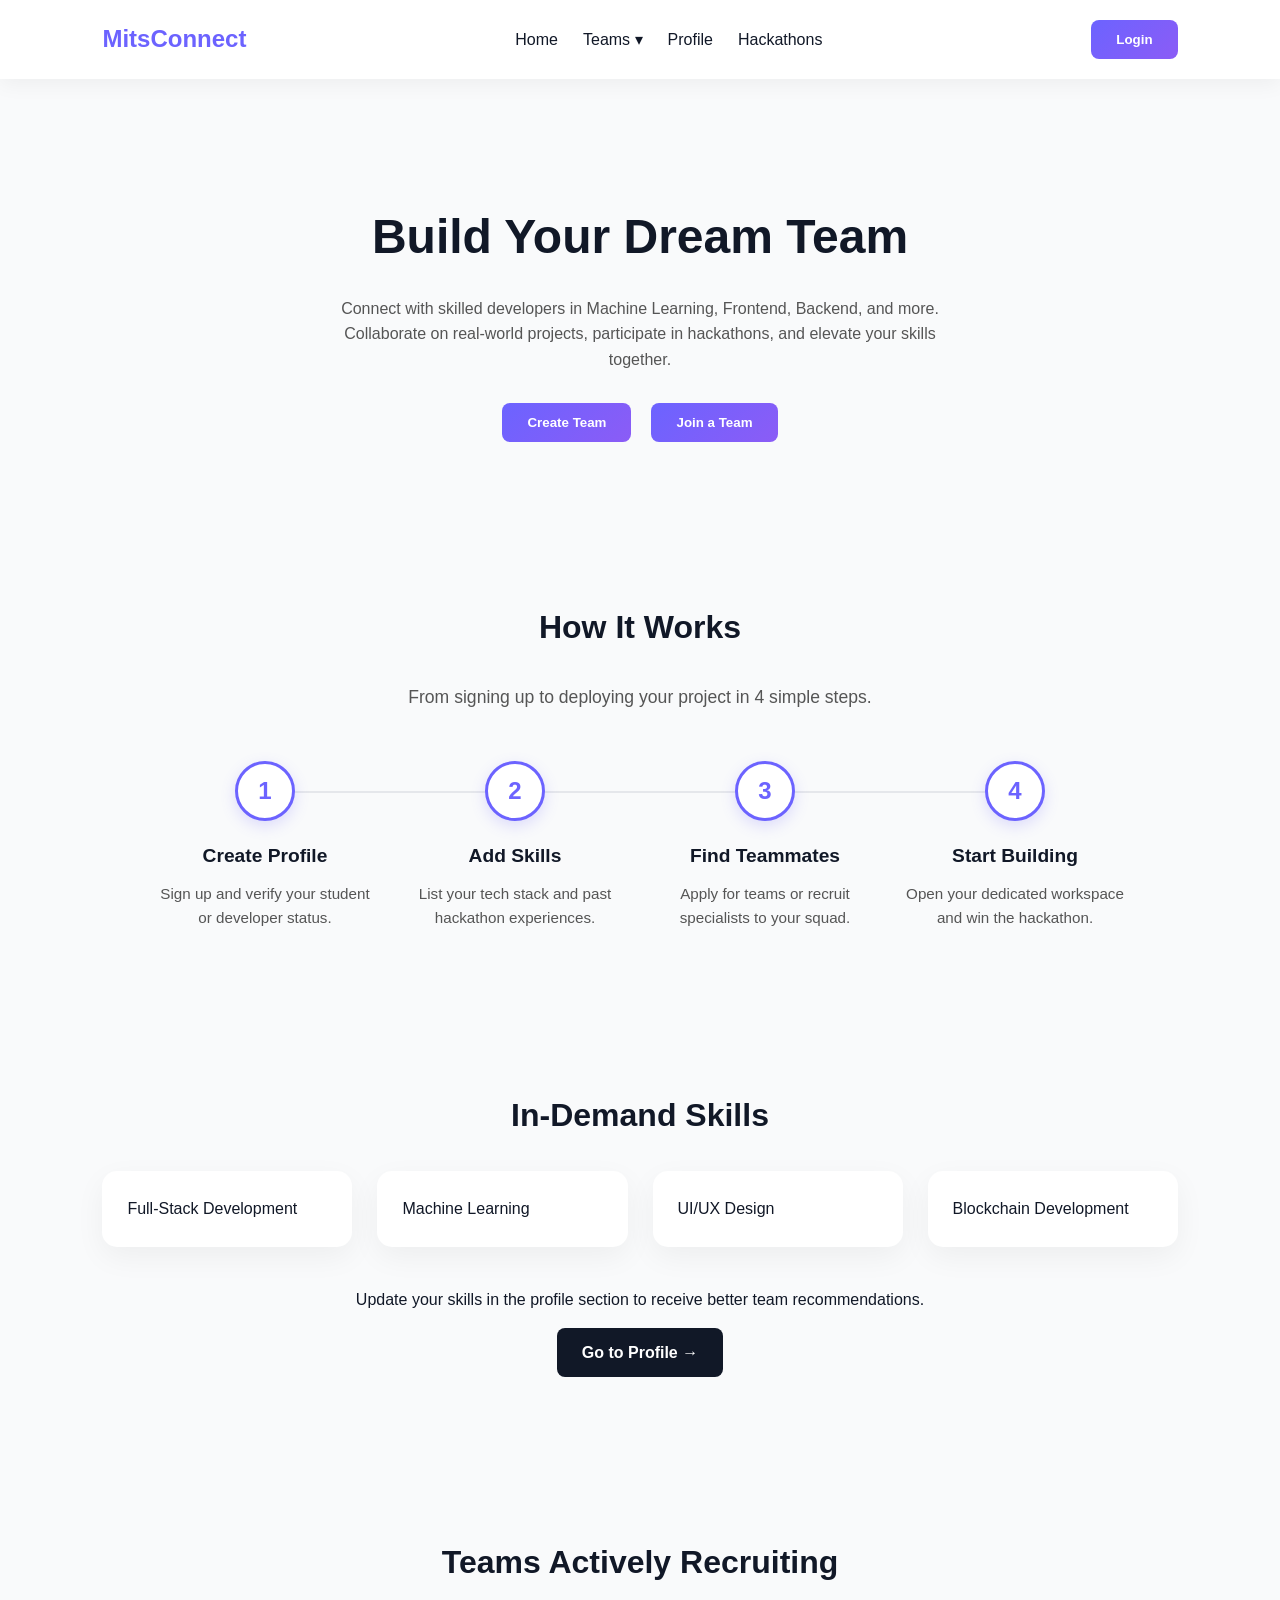
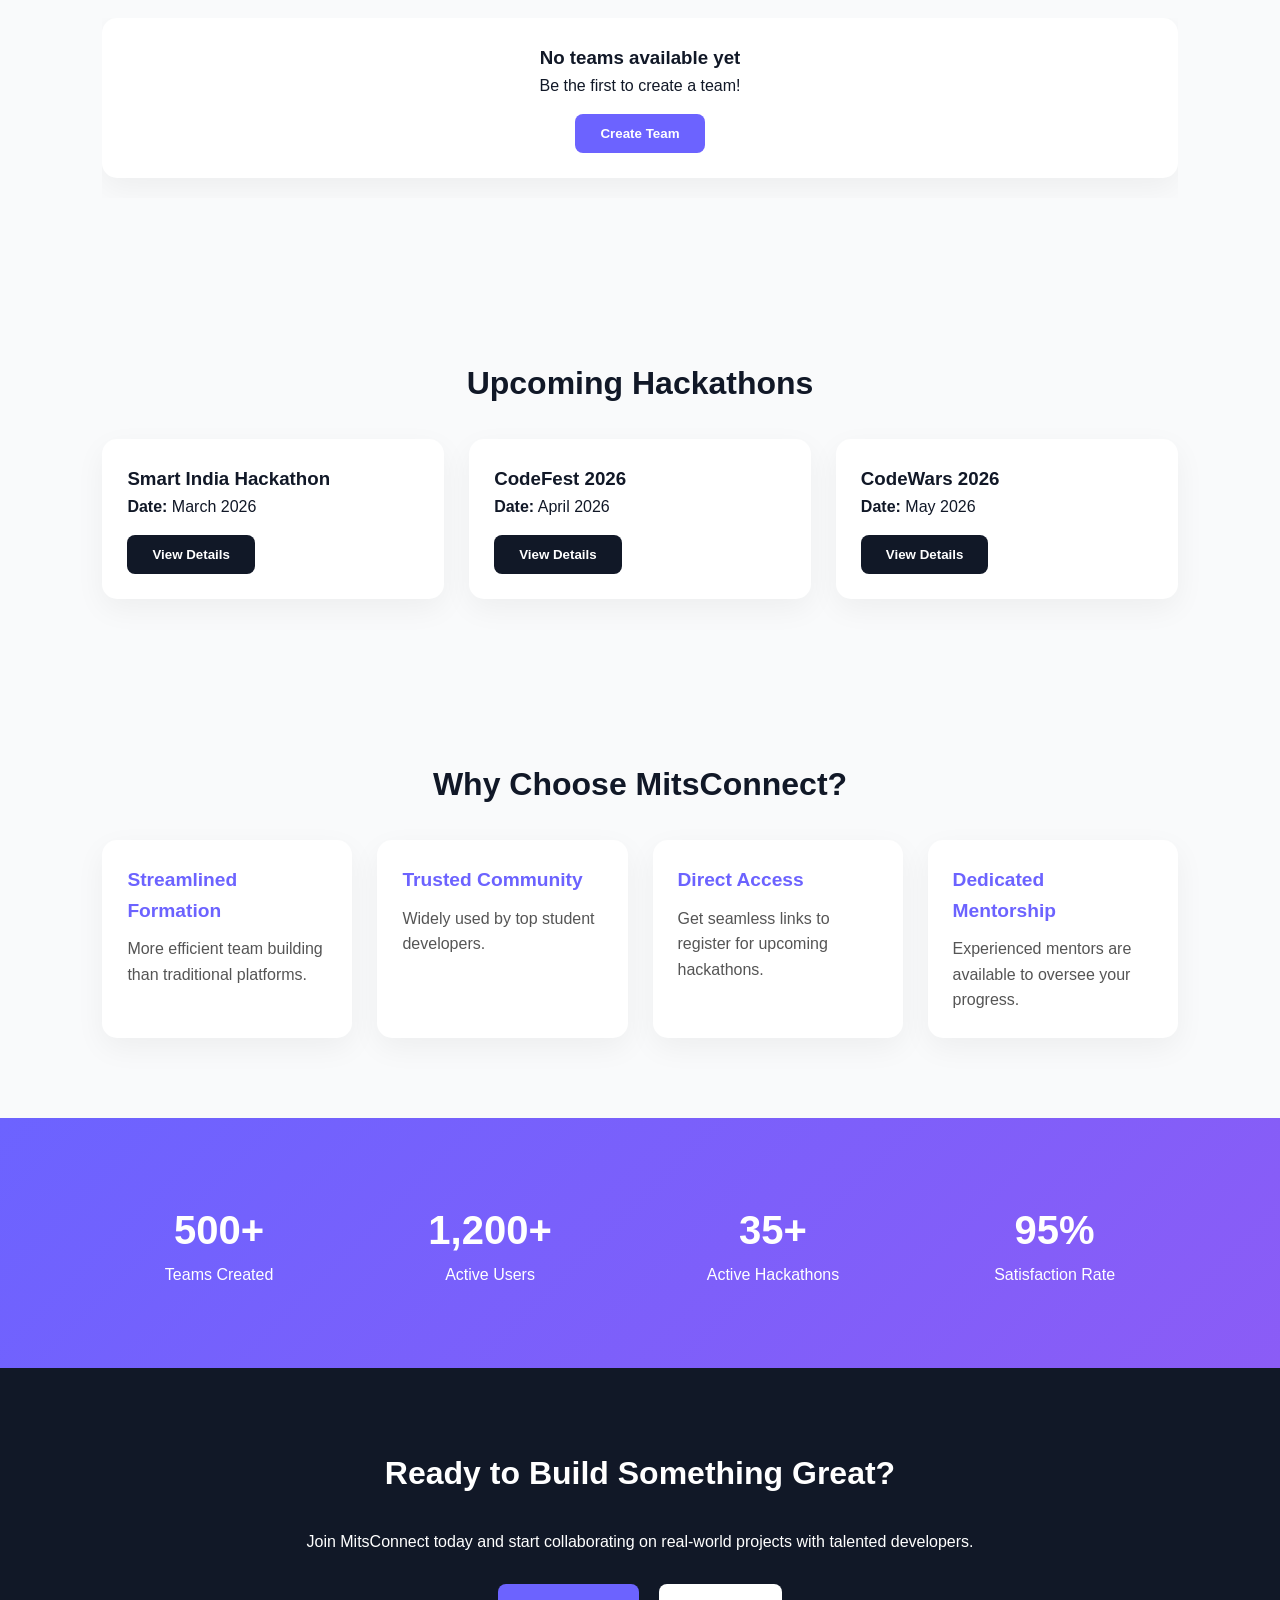
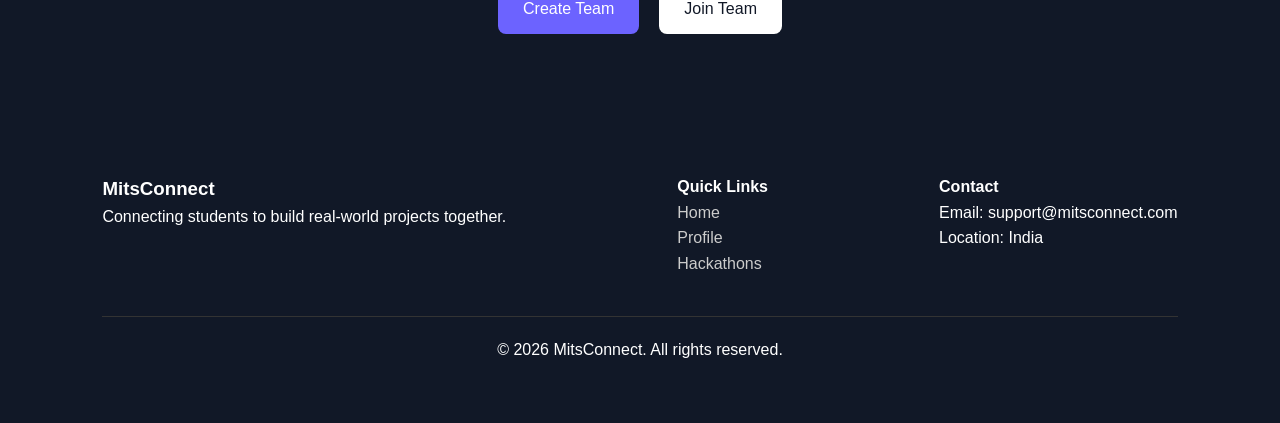
<file: index.html>
<!DOCTYPE html>
<html lang="en">

<head>
    <meta charset="UTF-8">
    <meta name="viewport" content="width=device-width, initial-scale=1.0">
    <meta name="description" content="MitsConnect - A platform to build your dream hackathon team, find skilled developers, and collaborate on real-world projects.">
    <title>MitsConnect | Build Your Dream Team</title>
    <link rel="stylesheet" href="style.css">
</head>

<body>
    <!-- Navbar Starts -->
    <nav class="navsection">
        <div class="logo"><a href="index.html" style="text-decoration: none; color: inherit;">MitsConnect</a></div>

        <div class="navbuttons">
            <a href="index.html">Home</a>
            <div class="dropdown">
                <span class="dropbtn">Teams ▾</span>
                <div class="dropdown-content">
                    <a href="teams.html">Create Team</a>
                    <a href="teams.html?tab=browse">Join Team</a>
                </div>
            </div>
            <a href="profile.html">Profile</a>
            <a href="hackathons.html">Hackathons</a>
        </div>

        <div class="button">
            <button onclick="window.location.href='login.html'">Login</button>
        </div>
    </nav>
    
    <!-- Hero Section Starts -->
    <main>
        <section class="hero slide-up">
            <h1>Build Your Dream Team</h1>
            <p>Connect with skilled developers in Machine Learning, Frontend, Backend, and more. Collaborate on real-world projects, participate in hackathons, and elevate your skills together.</p>

            <div class="hero-buttons">
                <button onclick="window.location.href='teams.html'">Create Team</button>
                <button onclick="window.location.href='teams.html?tab=browse'">Join a Team</button>
            </div>
        </section>

        <!-- Methodology Section -->
        <section class="method slide-up">
            <div class="method-header">
                <h2>How It Works</h2>
                <p>From signing up to deploying your project in 4 simple steps.</p>
            </div>
            
            <div class="steps-container">
        
                <div class="steps-line"></div>
                
                <div class="step-item">
                    <div class="step-circle">1</div>
                    <h3>Create Profile</h3>
                    <p>Sign up and verify your student or developer status.</p>
                </div>
                
                <div class="step-item">
                    <div class="step-circle">2</div>
                    <h3>Add Skills</h3>
                    <p>List your tech stack and past hackathon experiences.</p>
                </div>
                
                <div class="step-item">
                    <div class="step-circle">3</div>
                    <h3>Find Teammates</h3>
                    <p>Apply for teams or recruit specialists to your squad.</p>
                </div>
                
                <div class="step-item">
                    <div class="step-circle">4</div>
                    <h3>Start Building</h3>
                    <p>Open your dedicated workspace and win the hackathon.</p>
                </div>
            </div>
        </section>

        <!-- Skills Section -->
        <section class="skillset slide-up">
            <h2>In-Demand Skills</h2>
            <div class="skills-container">
                <div class="skill-card">Full-Stack Development</div>
                <div class="skill-card">Machine Learning</div>
                <div class="skill-card">UI/UX Design</div>
                <div class="skill-card">Blockchain Development</div>
            </div>
            <div class="profile-cta">
                <p>Update your skills in the profile section to receive better team recommendations.</p>
                <a href="profile.html" class="profilebtn">Go to Profile &rarr;</a>
            </div>
        </section>

        <!-- Teams Section -->
        <section class="teams slide-up">
            <h2>Teams Actively Recruiting</h2>
            <div class="teams-container" id="home-teams-list">
                <!-- Dynamically populated by home.js -->
            </div>
        </section>

        <!-- Hackathon Section -->
        <section class="hackaton-page slide-up">
            <h2>Upcoming Hackathons</h2>
            <div class="hack-container">
                <div class="hack-cards">
                    <h3>Smart India Hackathon</h3>
                    <p><strong>Date:</strong> March 2026</p>
                    <button onclick="window.location.href='hackathons.html'">View Details</button>
                </div>
                <div class="hack-cards">
                    <h3>CodeFest 2026</h3>
                    <p><strong>Date:</strong> April 2026</p>
                    <button onclick="window.location.href='hackathons.html'">View Details</button>
                </div>
                <div class="hack-cards">
                    <h3>CodeWars 2026</h3>
                    <p><strong>Date:</strong> May 2026</p>
                    <button onclick="window.location.href='hackathons.html'">View Details</button>
                </div>
            </div>
        </section>

        <!-- Why Choose Us Page -->
        <section class="choose slide-up">
            <h2>Why Choose MitsConnect?</h2>
            <div class="choose-container">
                <div class="choose-box">
                    <h3>Streamlined Formation</h3>
                    <p>More efficient team building than traditional platforms.</p>
                </div>
                <div class="choose-box">
                    <h3>Trusted Community</h3>
                    <p>Widely used by top student developers.</p>
                </div>
                <div class="choose-box">
                    <h3>Direct Access</h3>
                    <p>Get seamless links to register for upcoming hackathons.</p>
                </div>
                <div class="choose-box">
                    <h3>Dedicated Mentorship</h3>
                    <p>Experienced mentors are available to oversee your progress.</p>
                </div>
            </div>
        </section>

        <!-- Stats Section -->
        <section class="stats fade-in">
            <div class="stat-container">
                <div class="stat-item">
                    <h3>500+</h3>
                    <p>Teams Created</p>
                </div>
                <div class="stat-item">
                    <h3>1,200+</h3>
                    <p>Active Users</p>
                </div>
                <div class="stat-item">
                    <h3>35+</h3>
                    <p>Active Hackathons</p>
                </div>
                <div class="stat-item">
                    <h3>95%</h3>
                    <p>Satisfaction Rate</p>
                </div>
            </div>
        </section>

        <!-- CTA Section -->
        <section class="cta fade-in">
            <h2>Ready to Build Something Great?</h2>
            <p>Join MitsConnect today and start collaborating on real-world projects with talented developers.</p>
            <div class="cta-buttons">
                <a href="teams.html" class="cta-primary">Create Team</a>
                <a href="teams.html?tab=browse" class="cta-secondary">Join Team</a>
            </div>
        </section>
    </main>

    <!-- Footer Section -->
    <footer class="footer">
        <div class="footer-container">
            <div class="footer-col">
                <h3>MitsConnect</h3>
                <p>Connecting students to build real-world projects together.</p>
            </div>
            <div class="footer-col">
                <h4>Quick Links</h4>
                <ul>
                    <li><a href="index.html">Home</a></li>
                    <li><a href="profile.html">Profile</a></li>
                    <li><a href="hackathons.html">Hackathons</a></li>
                </ul>
            </div>
            <div class="footer-col">
                <h4>Contact</h4>
                <p>Email: support@mitsconnect.com</p>
                <p>Location: India</p>
            </div>
        </div>
        <div class="footer-bottom">
            <p>&copy; 2026 MitsConnect. All rights reserved.</p>
        </div>
    </footer>
    <script src="js/storage.js"></script>
    <script src="js/main.js"></script>
    <script src="js/home.js"></script>
</body>

</html>
</file>
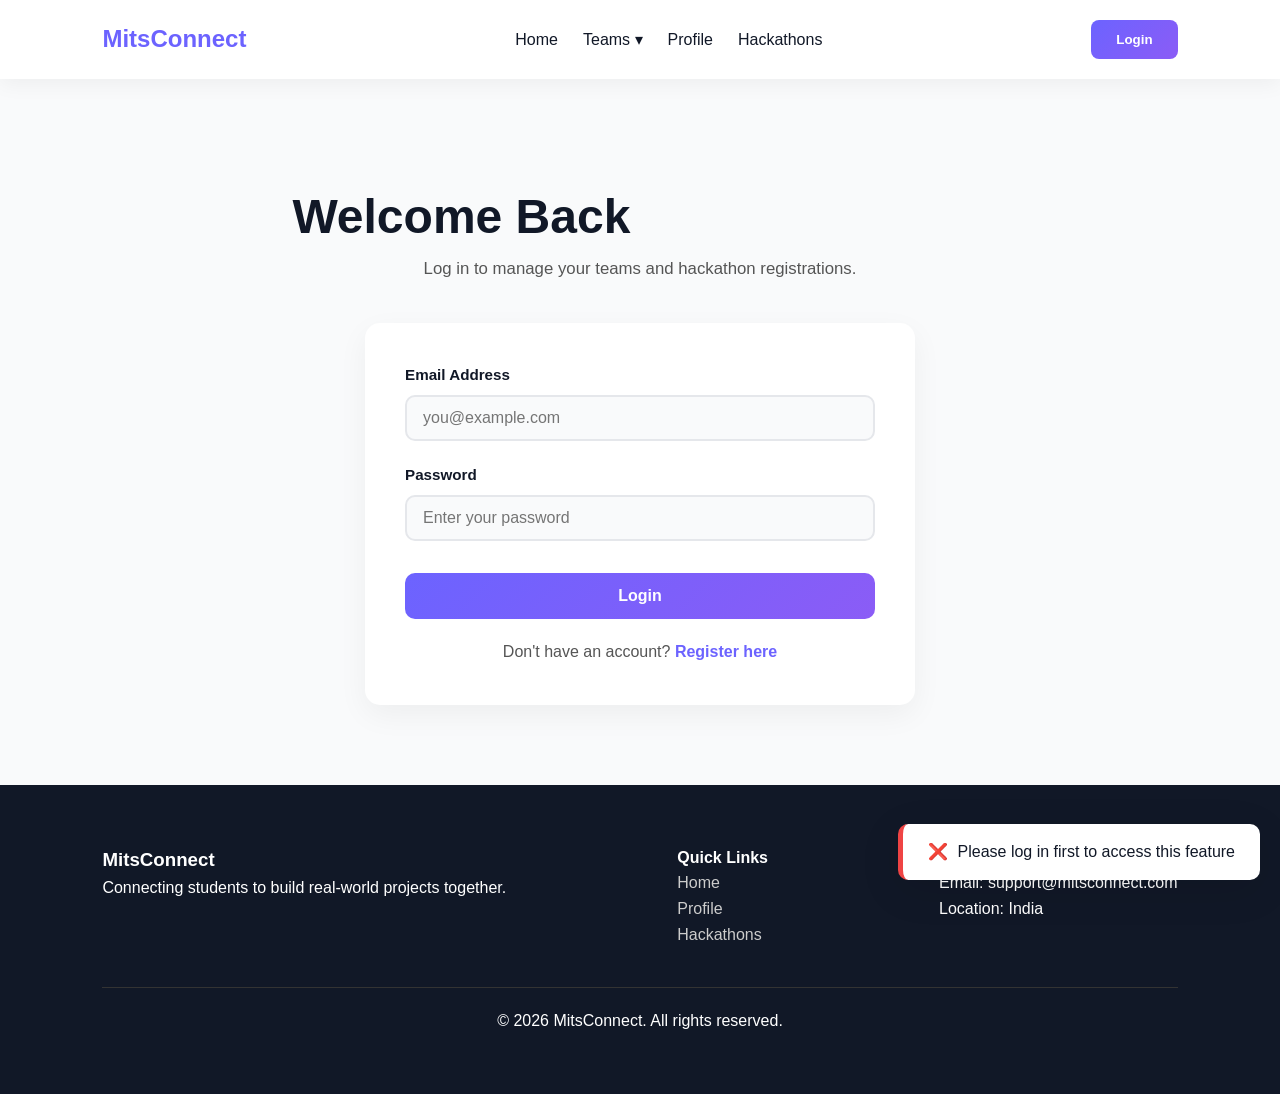
<file: hackathons.html>
<!DOCTYPE html>
<html lang="en">

<head>
    <meta charset="UTF-8">
    <meta name="viewport" content="width=device-width, initial-scale=1.0">
    <meta name="description" content="MitsConnect - Discover upcoming hackathons and register your team.">
    <title>MitsConnect | Hackathons</title>
    <link rel="stylesheet" href="style.css">
</head>

<body>
    <!-- Navbar -->
    <nav class="navsection">
        <div class="logo"><a href="index.html" style="text-decoration: none; color: inherit;">MitsConnect</a></div>
        <div class="navbuttons">
            <a href="index.html">Home</a>
            <div class="dropdown">
                <span class="dropbtn">Teams ▾</span>
                <div class="dropdown-content">
                    <a href="teams.html">Create Team</a>
                    <a href="teams.html?tab=browse">Join Team</a>
                </div>
            </div>
            <a href="profile.html">Profile</a>
            <a href="hackathons.html">Hackathons</a>
        </div>
        <div class="button">
            <button onclick="window.location.href='login.html'">Login</button>
        </div>
    </nav>

    <main>
        <section class="hackathon-section">
            <h1>Upcoming Hackathons</h1>
            <p class="page-subtitle">Explore hackathons, find the right one, and register with your team.</p>

            <div class="hackathon-grid">
                <div class="hackathon-card">
                    <h3>Smart India Hackathon</h3>
                    <p class="hack-date">📅 March 2026</p>
                    <p class="hack-desc">India's biggest student innovation challenge. Build solutions for real government and industry problems across multiple themes.</p>
                    <button onclick="registerForHackathon('Smart India Hackathon')">Register Team</button>
                </div>

                <div class="hackathon-card">
                    <h3>CodeFest 2026</h3>
                    <p class="hack-date">📅 April 2026</p>
                    <p class="hack-desc">A 48-hour coding marathon focused on building innovative products. Open to all skill levels with mentorship support throughout.</p>
                    <button onclick="registerForHackathon('CodeFest 2026')">Register Team</button>
                </div>

                <div class="hackathon-card">
                    <h3>CodeWars 2026</h3>
                    <p class="hack-date">📅 May 2026</p>
                    <p class="hack-desc">Competitive programming meets product building. Solve algorithmic challenges and develop an end-to-end application.</p>
                    <button onclick="registerForHackathon('CodeWars 2026')">Register Team</button>
                </div>

                <div class="hackathon-card">
                    <h3>HackMIT India</h3>
                    <p class="hack-date">📅 June 2026</p>
                    <p class="hack-desc">An international-level hackathon partnered with MIT. Focus areas include AI, climate tech, and healthcare innovation.</p>
                    <button onclick="registerForHackathon('HackMIT India')">Register Team</button>
                </div>

                <div class="hackathon-card">
                    <h3>DevJam 2026</h3>
                    <p class="hack-date">📅 July 2026</p>
                    <p class="hack-desc">A design-first hackathon where UI/UX meets engineering. Build beautiful, functional products in a collaborative environment.</p>
                    <button onclick="registerForHackathon('DevJam 2026')">Register Team</button>
                </div>

                <div class="hackathon-card">
                    <h3>Blockchain Buildathon</h3>
                    <p class="hack-date">📅 August 2026</p>
                    <p class="hack-desc">Explore the world of Web3 and decentralized apps. Build smart contracts, DeFi tools, or NFT platforms over a weekend.</p>
                    <button onclick="registerForHackathon('Blockchain Buildathon')">Register Team</button>
                </div>
            </div>
        </section>
    </main>

    <!-- Footer -->
    <footer class="footer">
        <div class="footer-container">
            <div class="footer-col">
                <h3>MitsConnect</h3>
                <p>Connecting students to build real-world projects together.</p>
            </div>
            <div class="footer-col">
                <h4>Quick Links</h4>
                <ul>
                    <li><a href="index.html">Home</a></li>
                    <li><a href="profile.html">Profile</a></li>
                    <li><a href="hackathons.html">Hackathons</a></li>
                </ul>
            </div>
            <div class="footer-col">
                <h4>Contact</h4>
                <p>Email: support@mitsconnect.com</p>
                <p>Location: India</p>
            </div>
        </div>
        <div class="footer-bottom">
            <p>&copy; 2026 MitsConnect. All rights reserved.</p>
        </div>
    </footer>

    <script src="js/storage.js"></script>
    <script src="js/guard.js"></script>
    <script src="js/main.js"></script>
    <script>
        /**
         * Register for a hackathon.
         * Shows a toast and redirects to the teams page
         * so the user can create or join a team for that hackathon.
         */
        function registerForHackathon(hackathonName) {
            const currentUser = getCurrentUser();
            if (!currentUser) {
                showToast('Please log in to register for a hackathon.', 'error');
                setTimeout(() => { window.location.href = 'login.html'; }, 800);
                return;
            }
            showToast(`Registered interest for "${hackathonName}". Create or join a team!`, 'success');
            setTimeout(() => { window.location.href = 'teams.html'; }, 1200);
        }
    </script>
</body>

</html>
</file>
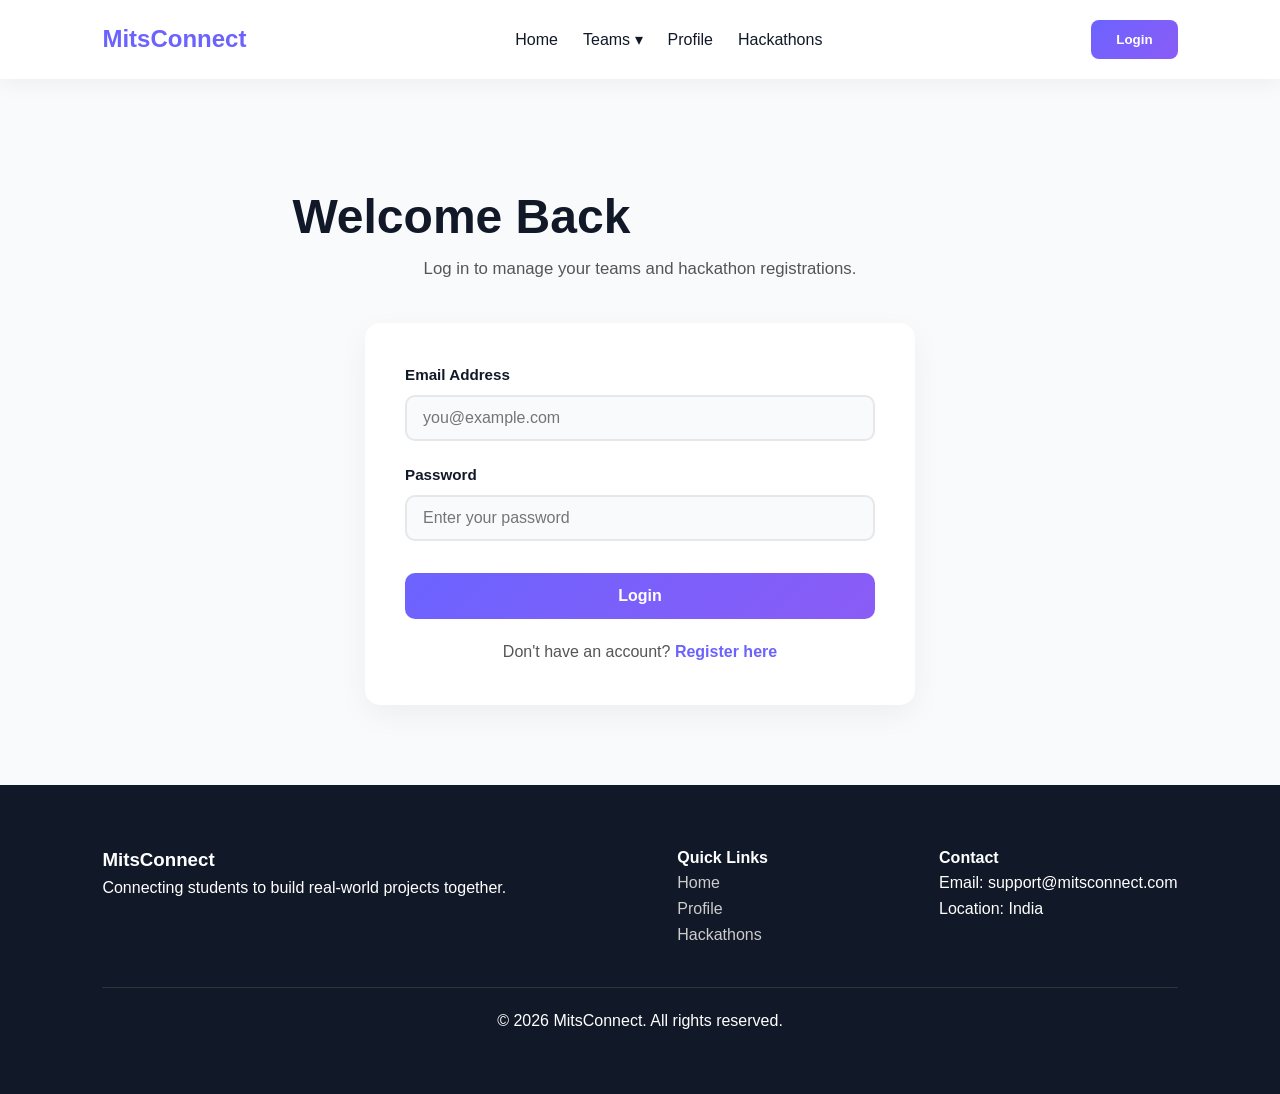
<file: login.html>
<!DOCTYPE html>
<html lang="en">

<head>
    <meta charset="UTF-8">
    <meta name="viewport" content="width=device-width, initial-scale=1.0">
    <meta name="description" content="MitsConnect - Log in to your account to manage teams and hackathons.">
    <title>MitsConnect | Login</title>
    <link rel="stylesheet" href="style.css">
</head>

<body>
    <!-- Navbar -->
    <nav class="navsection">
        <div class="logo"><a href="index.html" style="text-decoration: none; color: inherit;">MitsConnect</a></div>
        <div class="navbuttons">
            <a href="index.html">Home</a>
            <div class="dropdown">
                <span class="dropbtn">Teams ▾</span>
                <div class="dropdown-content">
                    <a href="teams.html">Create Team</a>
                    <a href="teams.html?tab=browse">Join Team</a>
                </div>
            </div>
            <a href="profile.html">Profile</a>
            <a href="hackathons.html">Hackathons</a>
        </div>
        <div class="button">
            <button onclick="window.location.href='login.html'">Login</button>
        </div>
    </nav>

    <main>
        <section class="auth-section">
            <h1>Welcome Back</h1>
            <p class="auth-subtitle">Log in to manage your teams and hackathon registrations.</p>

            <form id="login-form" class="auth-form">
                <div class="form-group">
                    <label for="login-email">Email Address</label>
                    <input type="email" id="login-email" placeholder="you@example.com" required>
                </div>

                <div class="form-group">
                    <label for="login-password">Password</label>
                    <input type="password" id="login-password" placeholder="Enter your password" required>
                </div>

                <button type="submit" class="auth-submit-btn">Login</button>

                <p class="auth-switch">
                    Don't have an account? <a href="#" id="switch-to-register">Register here</a>
                </p>
            </form>

            <!-- Registration form (hidden by default) -->
            <form id="register-form" class="auth-form" style="display: none;">
                <div class="form-group">
                    <label for="register-name">Full Name</label>
                    <input type="text" id="register-name" placeholder="Enter your full name" required>
                </div>

                <div class="form-group">
                    <label for="register-email">Email Address</label>
                    <input type="email" id="register-email" placeholder="you@example.com" required>
                </div>

                <div class="form-group">
                    <label for="register-password">Password</label>
                    <input type="password" id="register-password" placeholder="Create a password" required>
                </div>

                <button type="submit" class="auth-submit-btn">Create Account</button>

                <p class="auth-switch">
                    Already have an account? <a href="#" id="switch-to-login">Login here</a>
                </p>
            </form>
        </section>
    </main>

    <!-- Footer -->
    <footer class="footer">
        <div class="footer-container">
            <div class="footer-col">
                <h3>MitsConnect</h3>
                <p>Connecting students to build real-world projects together.</p>
            </div>
            <div class="footer-col">
                <h4>Quick Links</h4>
                <ul>
                    <li><a href="index.html">Home</a></li>
                    <li><a href="profile.html">Profile</a></li>
                    <li><a href="hackathons.html">Hackathons</a></li>
                </ul>
            </div>
            <div class="footer-col">
                <h4>Contact</h4>
                <p>Email: support@mitsconnect.com</p>
                <p>Location: India</p>
            </div>
        </div>
        <div class="footer-bottom">
            <p>&copy; 2026 MitsConnect. All rights reserved.</p>
        </div>
    </footer>

    <script src="js/storage.js"></script>
    <script src="js/main.js"></script>
    <script src="js/auth.js"></script>
</body>

</html>
</file>
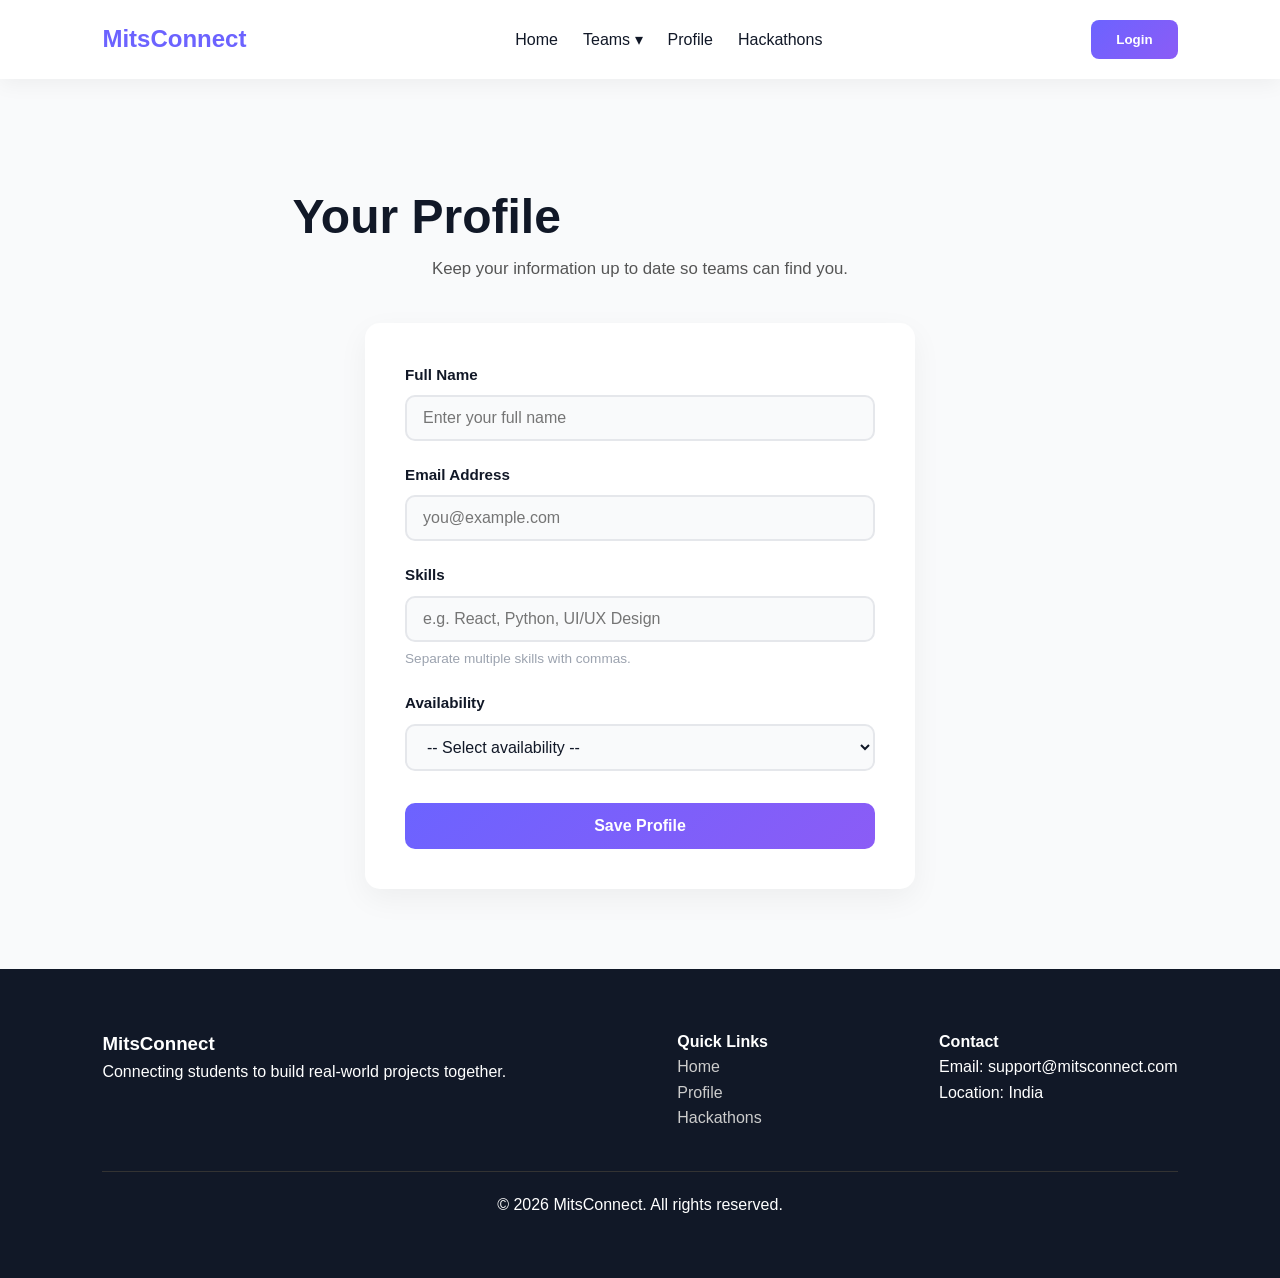
<file: profile.html>
<!DOCTYPE html>
<html lang="en">

<head>
    <meta charset="UTF-8">
    <meta name="viewport" content="width=device-width, initial-scale=1.0">
    <meta name="description" content="MitsConnect - Manage your developer profile, skills, and availability.">
    <title>MitsConnect | Profile</title>
    <link rel="stylesheet" href="style.css">
</head>

<body>
    <!-- Navbar -->
    <nav class="navsection">
        <div class="logo"><a href="index.html" style="text-decoration: none; color: inherit;">MitsConnect</a></div>

        <div class="navbuttons">
            <a href="index.html">Home</a>
            <div class="dropdown">
                <span class="dropbtn">Teams ▾</span>
                <div class="dropdown-content">
                    <a href="teams.html">Create Team</a>
                    <a href="teams.html?tab=browse">Join Team</a>
                </div>
            </div>
            <a href="profile.html">Profile</a>
            <a href="hackathons.html">Hackathons</a>
        </div>

        <div class="button">
            <button onclick="window.location.href='login.html'">Login</button>
        </div>
    </nav>

    <main>
        <section class="profile-section">
            <h1>Your Profile</h1>
            <p class="profile-subtitle">Keep your information up to date so teams can find you.</p>

            <form id="profile-form" class="profile-form">
                <div class="form-group">
                    <label for="profile-name">Full Name</label>
                    <input type="text" id="profile-name" name="name" placeholder="Enter your full name" required>
                </div>

                <div class="form-group">
                    <label for="profile-email">Email Address</label>
                    <input type="email" id="profile-email" name="email" placeholder="you@example.com" required>
                </div>

                <div class="form-group">
                    <label for="profile-skills">Skills</label>
                    <input type="text" id="profile-skills" name="skills" placeholder="e.g. React, Python, UI/UX Design">
                    <span class="form-hint">Separate multiple skills with commas.</span>
                </div>

                <div class="form-group">
                    <label for="profile-availability">Availability</label>
                    <select id="profile-availability" name="availability">
                        <option value="">-- Select availability --</option>
                        <option value="available">Available</option>
                        <option value="busy">Busy</option>
                        <option value="open_to_offers">Open to Offers</option>
                    </select>
                </div>

                <button type="submit" class="profile-save-btn">Save Profile</button>
            </form>
        </section>
    </main>

    <!-- Footer -->
    <footer class="footer">
        <div class="footer-container">
            <div class="footer-col">
                <h3>MitsConnect</h3>
                <p>Connecting students to build real-world projects together.</p>
            </div>
            <div class="footer-col">
                <h4>Quick Links</h4>
                <ul>
                    <li><a href="index.html">Home</a></li>
                    <li><a href="profile.html">Profile</a></li>
                    <li><a href="hackathons.html">Hackathons</a></li>
                </ul>
            </div>
            <div class="footer-col">
                <h4>Contact</h4>
                <p>Email: support@mitsconnect.com</p>
                <p>Location: India</p>
            </div>
        </div>
        <div class="footer-bottom">
            <p>&copy; 2026 MitsConnect. All rights reserved.</p>
        </div>
    </footer>

    <script src="js/storage.js"></script>
    <script src="js/main.js"></script>
    <script src="js/profile.js"></script>
</body>

</html>
</file>
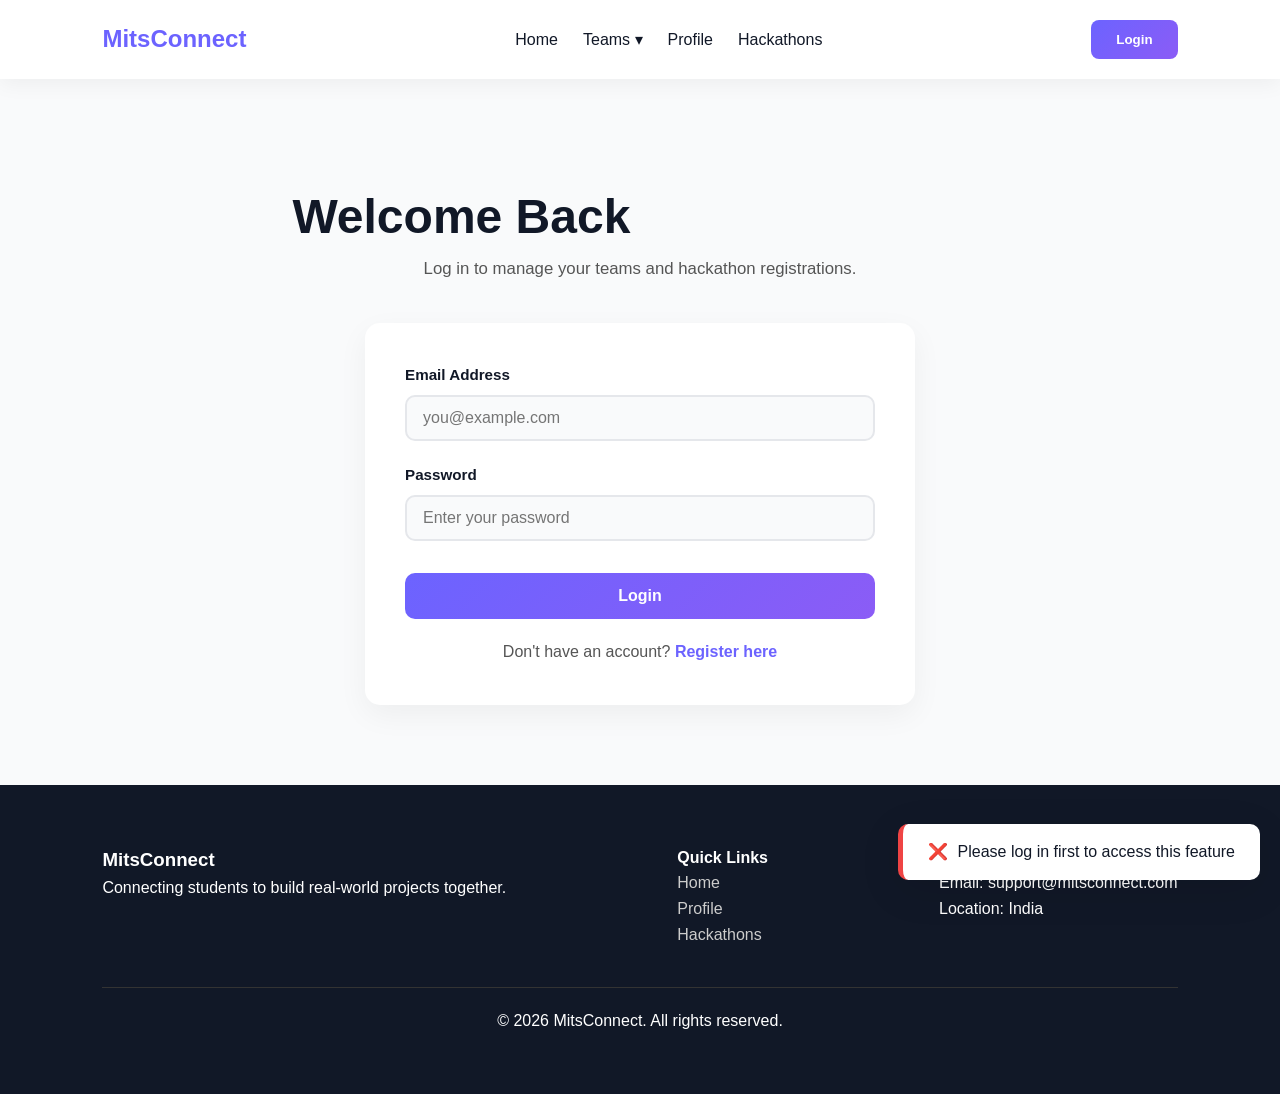
<file: teams.html>
<!DOCTYPE html>
<html lang="en">

<head>
    <meta charset="UTF-8">
    <meta name="viewport" content="width=device-width, initial-scale=1.0">
    <meta name="description" content="MitsConnect - Create a new team or browse and join existing teams for hackathons.">
    <title>MitsConnect | Teams</title>
    <link rel="stylesheet" href="style.css">
</head>

<body>
    <!-- Navbar -->
    <nav class="navsection">
        <div class="logo"><a href="index.html" style="text-decoration: none; color: inherit;">MitsConnect</a></div>
        <div class="navbuttons">
            <a href="index.html">Home</a>
            <div class="dropdown">
                <span class="dropbtn">Teams ▾</span>
                <div class="dropdown-content">
                    <a href="teams.html">Create Team</a>
                    <a href="teams.html?tab=browse">Join Team</a>
                </div>
            </div>
            <a href="profile.html">Profile</a>
            <a href="hackathons.html">Hackathons</a>
        </div>
        <div class="button">
            <button onclick="window.location.href='login.html'">Login</button>
        </div>
    </nav>

    <main>
        <section class="team-section">
            <h1>Teams</h1>
            <p class="page-subtitle">Create a new team or browse available teams to join.</p>

            <!-- Tab Buttons -->
            <div class="teams-tabs">
                <button class="tab-btn active" data-tab="create-tab">Create Team</button>
                <button class="tab-btn" data-tab="browse-tab">Available Teams</button>
            </div>

            <!-- Create Team Tab -->
            <div id="create-tab" class="tab-panel active">
                <form id="create-team-form" class="team-form">
                    <div class="form-group">
                        <label for="team-name">Team Name</label>
                        <input type="text" id="team-name" placeholder="e.g. AI Innovators" required>
                    </div>

                    <div class="form-group">
                        <label for="team-description">Description</label>
                        <textarea id="team-description" placeholder="Briefly describe your team's goal or project" required></textarea>
                    </div>

                    <div class="form-group">
                        <label for="team-looking-for">Required Skills</label>
                        <input type="text" id="team-looking-for" placeholder="e.g. React, Python, UI/UX" required>
                        <span class="form-hint">Separate skills with commas.</span>
                    </div>

                    <div class="form-group">
                        <label for="team-max-members">Maximum Members</label>
                        <input type="number" id="team-max-members" min="2" max="10" value="4" required>
                        <span class="form-hint">Min 2, Max 10 members per team.</span>
                    </div>

                    <div class="form-group">
                        <label for="team-hackathon">Target Hackathon</label>
                        <select id="team-hackathon">
                            <option value="">-- Select a hackathon (optional) --</option>
                            <option value="Smart India Hackathon">Smart India Hackathon</option>
                            <option value="CodeFest 2026">CodeFest 2026</option>
                            <option value="CodeWars 2026">CodeWars 2026</option>
                            <option value="HackMIT India">HackMIT India</option>
                            <option value="DevJam 2026">DevJam 2026</option>
                            <option value="Other">Other</option>
                        </select>
                    </div>

                    <button type="submit" class="team-submit-btn">Create Team</button>
                </form>
            </div>

            <!-- Available Teams Tab -->
            <div id="browse-tab" class="tab-panel">
                <div class="teams-filter-bar">
                    <input type="text" id="team-search" class="team-search-input" placeholder="Search by team name or skill...">
                    <select id="team-skill-filter" class="team-filter-select">
                        <option value="">All Skills</option>
                        <option value="Frontend">Frontend</option>
                        <option value="Backend">Backend</option>
                        <option value="Machine Learning">Machine Learning</option>
                        <option value="Design">Design</option>
                    </select>
                </div>
                <div id="teams-list" class="teams-grid">
                    <!-- Dynamically populated by teams.js -->
                </div>
            </div>
        </section>
    </main>

    <!-- Footer -->
    <footer class="footer">
        <div class="footer-container">
            <div class="footer-col">
                <h3>MitsConnect</h3>
                <p>Connecting students to build real-world projects together.</p>
            </div>
            <div class="footer-col">
                <h4>Quick Links</h4>
                <ul>
                    <li><a href="index.html">Home</a></li>
                    <li><a href="profile.html">Profile</a></li>
                    <li><a href="hackathons.html">Hackathons</a></li>
                </ul>
            </div>
            <div class="footer-col">
                <h4>Contact</h4>
                <p>Email: support@mitsconnect.com</p>
                <p>Location: India</p>
            </div>
        </div>
        <div class="footer-bottom">
            <p>&copy; 2026 MitsConnect. All rights reserved.</p>
        </div>
    </footer>

    <script src="js/storage.js"></script>
    <script src="js/guard.js"></script>
    <script src="js/main.js"></script>
    <script src="js/teams.js"></script>
</body>

</html>
</file>
<file: style.css>
/* =========================
   GLOBAL STYLES
========================= */

* {
  margin: 0;
  padding: 0;
  box-sizing: border-box;
  font-family: "Poppins", sans-serif;
}

body {
  background: #f9fafb;
  color: #111827;
  line-height: 1.6;
}

section {
  padding: 80px 8%;
}

h1, h2, h3 {
  font-weight: 700;
}

h1 {
  font-size: 3rem;
}

h2 {
  font-size: 2rem;
  margin-bottom: 30px;
  text-align: center;
}

button {
  padding: 12px 25px;
  border-radius: 8px;
  border: none;
  cursor: pointer;
  font-weight: 600;
  transition: all 0.3s ease;
}

/* =========================
   NAVBAR
========================= */

.navsection {
  display: flex;
  justify-content: space-between;
  align-items: center;
  padding: 20px 8%;
  position: sticky;
  top: 0;
  background: rgba(255,255,255,0.9);
  backdrop-filter: blur(10px);
  box-shadow: 0 5px 20px rgba(0,0,0,0.05);
  z-index: 1000;
}

.logo {
  font-size: 1.5rem;
  font-weight: bold;
  color: #6c63ff;
}

.navbuttons {
  display: flex;
  gap: 25px;
  align-items: center;
}

.navbuttons a {
  text-decoration: none;
  color: #111827;
  font-weight: 500;
  transition: 0.3s;
}

.navbuttons a:hover {
  color: #6c63ff;
}

.button {
  display: flex;
  gap: 10px;
  align-items: center;
}

.button button {
  background: linear-gradient(135deg,#6C63FF,#8B5CF6);
  color: white;
}

.button button:hover {
  transform: translateY(-3px);
  box-shadow: 0 8px 20px rgba(108,99,255,0.4);
}

.user-name-btn {
  cursor: default;
  pointer-events: none;
}

.logout-btn {
  background: #ef4444 !important;
  color: white;
  padding: 10px 20px;
  border-radius: 8px;
  font-size: 0.9rem;
}

.logout-btn:hover {
  background: #dc2626 !important;
  transform: translateY(-3px);
  box-shadow: 0 8px 20px rgba(239, 68, 68, 0.4);
}

/* =========================
   DROPDOWN MENU
========================= */

.dropdown {
  position: relative;
  cursor: pointer;
}

.dropbtn {
  font-weight: 500;
  padding: 10px 0;
}

.dropdown-content {
  position: absolute;
  top: 100%;
  left: 0;
  background: white;
  min-width: 160px;
  border-radius: 10px;
  box-shadow: 0 10px 25px rgba(0,0,0,0.08);
  display: none;
  flex-direction: column;
  padding: 10px 0;
  z-index: 100;
}

/* Invisible bridge to prevent gap between trigger and dropdown */
.dropdown::after {
  content: '';
  position: absolute;
  top: 100%;
  left: 0;
  width: 100%;
  height: 15px;
  display: none;
}

.dropdown:hover::after {
  display: block;
}

.dropdown-content a {
  padding: 10px 15px;
  text-decoration: none;
  color: #111827;
  transition: 0.3s;
}

.dropdown-content a:hover {
  background: #f3f4f6;
  color: #6c63ff;
}

/* SHOW ON HOVER */
.dropdown:hover .dropdown-content {
  display: flex;
}

/* =========================
   HERO SECTION
========================= */

.hero {
  text-align: center;
  padding-top: 120px;
}

.hero p {
  max-width: 600px;
  margin: 20px auto;
  color: #555;
}

.hero-buttons {
  margin-top: 30px;
  display: flex;
  justify-content: center;
  gap: 20px;
}

.hero-buttons button {
  background: linear-gradient(135deg,#6C63FF,#8B5CF6);
  color: white;
}

.hero-buttons button:hover {
  transform: scale(1.05);
}

/* =========================
   CARDS (GLOBAL STYLE)
========================= */

.skill-card,
.team-card,
.hack-cards,
.choose-box {
  background: white;
  padding: 25px;
  border-radius: 15px;
  box-shadow: 0 10px 30px rgba(0,0,0,0.05);
  transition: all 0.3s ease;
}

.skill-card:hover,
.team-card:hover,
.hack-cards:hover,
.choose-box:hover {
  transform: translateY(-8px);
  box-shadow: 0 15px 40px rgba(0,0,0,0.1);
}

/* =========================
   SKILLS SECTION
========================= */

.skills-container {
  display: grid;
  grid-template-columns: repeat(auto-fit,minmax(220px,1fr));
  gap: 25px;
}

.profile-cta {
  margin-top: 40px;
  text-align: center;
}

.profilebtn {
  display: inline-block;
  margin-top: 15px;
  background: #111827;
  color: white;
  padding: 12px 25px;
  border-radius: 8px;
  text-decoration: none;
  font-weight: 600;
  transition: all 0.3s ease;
}

.profilebtn:hover {
  background: #6c63ff;
  transform: translateY(-3px);
  box-shadow: 0 8px 20px rgba(108,99,255,0.4);
}

/* =========================
   TEAMS (HORIZONTAL SCROLL)
========================= */

.teams-container {
  display: flex;
  gap: 25px;
  overflow-x: auto;
  padding-bottom: 20px;
  scroll-snap-type: x mandatory;
}

.team-card {
  min-width: 280px;
  scroll-snap-align: start;
}

.team-card button {
  margin-top: 15px;
  background: #6c63ff;
  color: white;
}

/* =========================
   HACKATHON GRID
========================= */

.hack-container {
  display: grid;
  grid-template-columns: repeat(auto-fit,minmax(250px,1fr));
  gap: 25px;
}

.hack-cards button {
  margin-top: 15px;
  background: #111827;
  color: white;
}

/* =========================
   WHY CHOOSE
========================= */

.choose-container {
  display: grid;
  grid-template-columns: repeat(auto-fit,minmax(220px,1fr));
  gap: 25px;
}

/* =========================
   STATS
========================= */

.stats {
  background: linear-gradient(135deg,#6C63FF,#8B5CF6);
  color: white;
}

.stat-container {
  display: flex;
  justify-content: space-around;
  flex-wrap: wrap;
  gap: 30px;
  text-align: center;
}

.stat-item h3 {
  font-size: 2.5rem;
}

/* =========================
   CTA
========================= */

.cta {
  text-align: center;
  background: #111827;
  color: white;
}

.cta-buttons {
  margin-top: 30px;
  display: flex;
  justify-content: center;
  gap: 20px;
}

.cta-primary {
  background: #6c63ff;
  padding: 12px 25px;
  border-radius: 8px;
  color: white;
  text-decoration: none;
}

.cta-secondary {
  background: white;
  padding: 12px 25px;
  border-radius: 8px;
  color: #111827;
  text-decoration: none;
}

/* =========================
   FOOTER
========================= */

.footer {
  background: #111827;
  color: white;
  padding: 60px 8%;
}

.footer-container {
  display: flex;
  justify-content: space-between;
  flex-wrap: wrap;
  gap: 40px;
}

.footer-col ul {
  list-style: none;
}

.footer-col a {
  text-decoration: none;
  color: #ccc;
}

.footer-col a:hover {
  color: white;
}

.footer-bottom {
  text-align: center;
  margin-top: 40px;
  border-top: 1px solid #333;
  padding-top: 20px;
}

/* =========================
   METHODOLOGY SECTION
========================= */

.method-header {
  text-align: center;
  margin-bottom: 50px;
}

.method-header p {
  color: #555;
  margin-top: 10px;
  font-size: 1.1rem;
}

.steps-container {
  display: flex;
  justify-content: space-between;
  position: relative;
  max-width: 1000px;
  margin: 0 auto;
}

.steps-line {
  position: absolute;
  top: 30px;
  left: 10%;
  right: 10%;
  height: 2px;
  background: #e5e7eb;
  z-index: 1;
}

.step-item {
  flex: 1;
  text-align: center;
  padding: 0 15px;
  position: relative;
  z-index: 2;
}

.step-circle {
  width: 60px;
  height: 60px;
  border-radius: 50%;
  background: white;
  border: 3px solid #6c63ff;
  color: #6c63ff;
  font-size: 1.5rem;
  font-weight: bold;
  display: flex;
  align-items: center;
  justify-content: center;
  margin: 0 auto 20px;
  box-shadow: 0 5px 15px rgba(108,99,255,0.2);
}

.step-item h3 {
  font-size: 1.2rem;
  margin-bottom: 10px;
  color: #111827;
}

.step-item p {
  color: #555;
  font-size: 0.95rem;
}

/* =========================
   WHY CHOOSE US TEXT
========================= */

.choose-box h3 {
  font-size: 1.2rem;
  margin-bottom: 10px;
  color: #6c63ff;
}

.choose-box p {
  color: #555;
}

/* =========================
   ANIMATIONS & TOASTS
========================= */

.navsection {
  transition: all 0.4s cubic-bezier(0.4, 0, 0.2, 1);
}

.nav-scrolled {
  padding: 10px 8%;
  background: rgba(255, 255, 255, 0.95);
  box-shadow: 0 10px 30px rgba(0, 0, 0, 0.1);
}

button, .cta-primary, .cta-secondary, .profilebtn {
  transition: all 0.3s cubic-bezier(0.25, 0.8, 0.25, 1);
}

button:active, .cta-primary:active, .cta-secondary:active, .profilebtn:active {
  transform: scale(0.95) !important;
}

.fade-in {
  opacity: 0;
  transition: opacity 0.8s ease-out;
}

.fade-in.show {
  opacity: 1;
}

.slide-up {
  opacity: 0;
  transform: translateY(40px);
  transition: opacity 0.8s ease-out, transform 0.8s cubic-bezier(0.16, 1, 0.3, 1);
}

.slide-up.show {
  opacity: 1;
  transform: translateY(0);
}

#toast-container {
  position: fixed;
  bottom: 20px;
  right: 20px;
  z-index: 9999;
  display: flex;
  flex-direction: column;
  gap: 10px;
}

.toast {
  background: white;
  color: #111827;
  padding: 15px 25px;
  border-radius: 10px;
  box-shadow: 0 10px 40px rgba(0, 0, 0, 0.1);
  display: flex;
  align-items: center;
  gap: 10px;
  font-weight: 500;
  transform: translateX(120%);
  opacity: 0;
  transition: all 0.4s cubic-bezier(0.68, -0.55, 0.265, 1.55);
}

.toast.show {
  transform: translateX(0);
  opacity: 1;
}

.toast-success {
  border-left: 5px solid #10b981;
}

.toast-info {
  border-left: 5px solid #6c63ff;
}

.toast-error {
  border-left: 5px solid #ef4444;
}

/* =========================
   RESPONSIVE STYLES
========================= */

@media (max-width: 768px) {
  h1 { font-size: 2.2rem; }
  h2 { font-size: 1.8rem; }
  section { padding: 50px 5%; }
  
  .navsection {
    flex-wrap: wrap;
    gap: 15px;
    justify-content: center;
  }
  
  .navbuttons {
    flex-wrap: wrap;
    justify-content: center;
  }
  
  .steps-container {
    flex-direction: column;
    gap: 40px;
  }
  
  .steps-line {
    display: none;
  }

  .profile-form,
  .auth-form,
  .team-form {
    padding: 30px 20px;
  }

  .teams-grid {
    grid-template-columns: 1fr;
  }

  .hackathon-grid {
    grid-template-columns: 1fr;
  }
}

/* =========================
   FORMS (Profile, Login, Teams)
========================= */

.profile-section,
.auth-section,
.team-section,
.hackathon-section {
  max-width: 900px;
  margin: 0 auto;
  padding-top: 100px;
}

.profile-subtitle,
.auth-subtitle,
.page-subtitle {
  text-align: center;
  color: #555;
  margin-bottom: 40px;
  font-size: 1.05rem;
}

.profile-form,
.auth-form,
.team-form {
  background: white;
  padding: 40px;
  border-radius: 15px;
  box-shadow: 0 10px 30px rgba(0,0,0,0.05);
  max-width: 550px;
  margin: 0 auto;
}

.form-group {
  margin-bottom: 22px;
}

.form-group label {
  display: block;
  font-weight: 600;
  margin-bottom: 8px;
  color: #111827;
  font-size: 0.95rem;
}

.form-group input,
.form-group select,
.form-group textarea {
  width: 100%;
  padding: 12px 16px;
  border: 2px solid #e5e7eb;
  border-radius: 10px;
  font-size: 1rem;
  font-family: "Poppins", sans-serif;
  color: #111827;
  background: #f9fafb;
  transition: all 0.3s ease;
  outline: none;
}

.form-group input:focus,
.form-group select:focus,
.form-group textarea:focus {
  border-color: #6c63ff;
  box-shadow: 0 0 0 4px rgba(108, 99, 255, 0.1);
  background: white;
}

.form-group textarea {
  resize: vertical;
  min-height: 100px;
}

.form-hint {
  display: block;
  margin-top: 6px;
  font-size: 0.85rem;
  color: #9ca3af;
}

.profile-save-btn,
.auth-submit-btn,
.team-submit-btn {
  width: 100%;
  padding: 14px;
  background: linear-gradient(135deg, #6C63FF, #8B5CF6);
  color: white;
  border: none;
  border-radius: 10px;
  font-size: 1rem;
  font-weight: 600;
  cursor: pointer;
  margin-top: 10px;
  transition: all 0.3s cubic-bezier(0.25, 0.8, 0.25, 1);
}

.profile-save-btn:hover,
.auth-submit-btn:hover,
.team-submit-btn:hover {
  transform: translateY(-2px);
  box-shadow: 0 8px 25px rgba(108, 99, 255, 0.35);
}

.auth-switch {
  text-align: center;
  margin-top: 20px;
  color: #555;
}

.auth-switch a {
  color: #6c63ff;
  font-weight: 600;
  text-decoration: none;
}

.auth-switch a:hover {
  text-decoration: underline;
}

/* =========================
   TEAMS PAGE
========================= */

.teams-tabs {
  display: flex;
  justify-content: center;
  gap: 15px;
  margin-bottom: 40px;
}

.tab-btn {
  padding: 12px 30px;
  border-radius: 10px;
  border: 2px solid #e5e7eb;
  background: white;
  font-weight: 600;
  cursor: pointer;
  color: #555;
  transition: all 0.3s ease;
}

.tab-btn.active {
  background: linear-gradient(135deg, #6C63FF, #8B5CF6);
  color: white;
  border-color: transparent;
}

.tab-panel {
  display: none;
}

.tab-panel.active {
  display: block;
}

.teams-filter-bar {
  display: flex;
  gap: 15px;
  margin-bottom: 25px;
  flex-wrap: wrap;
}

.team-search-input {
  flex: 1;
  min-width: 220px;
  padding: 12px 16px;
  border: 2px solid #e5e7eb;
  border-radius: 10px;
  font-size: 1rem;
  font-family: "Poppins", sans-serif;
  color: #111827;
  background: #f9fafb;
  outline: none;
  transition: all 0.3s ease;
}

.team-search-input:focus {
  border-color: #6c63ff;
  box-shadow: 0 0 0 4px rgba(108, 99, 255, 0.1);
  background: white;
}

.team-filter-select {
  min-width: 180px;
  padding: 12px 16px;
  border: 2px solid #e5e7eb;
  border-radius: 10px;
  font-size: 1rem;
  font-family: "Poppins", sans-serif;
  color: #111827;
  background: #f9fafb;
  outline: none;
  cursor: pointer;
  transition: all 0.3s ease;
}

.team-filter-select:focus {
  border-color: #6c63ff;
  box-shadow: 0 0 0 4px rgba(108, 99, 255, 0.1);
  background: white;
}

.teams-grid {
  display: grid;
  grid-template-columns: repeat(auto-fit, minmax(280px, 1fr));
  gap: 25px;
  margin-top: 30px;
}

.team-listing-card {
  background: white;
  padding: 25px;
  border-radius: 15px;
  box-shadow: 0 10px 30px rgba(0,0,0,0.05);
  transition: all 0.3s ease;
}

.team-listing-card:hover {
  transform: translateY(-5px);
  box-shadow: 0 15px 40px rgba(0,0,0,0.1);
}

.team-listing-card h3 {
  margin-bottom: 8px;
  color: #111827;
}

.team-listing-card .team-meta {
  color: #555;
  font-size: 0.9rem;
  margin-bottom: 15px;
}

.team-listing-card .team-skills {
  display: flex;
  flex-wrap: wrap;
  gap: 8px;
  margin-bottom: 15px;
}

.skill-tag {
  background: #ede9fe;
  color: #6c63ff;
  padding: 4px 12px;
  border-radius: 20px;
  font-size: 0.8rem;
  font-weight: 600;
}

.empty-state {
  text-align: center;
  padding: 60px 20px;
  color: #9ca3af;
}

.empty-state h3 {
  margin-bottom: 10px;
  color: #6b7280;
}

/* =========================
   STATE CONTAINERS
========================= */

.state-container {
  text-align: center;
  padding: 60px 20px;
  color: #9ca3af;
  grid-column: 1 / -1;
}

.state-container h3 {
  margin-bottom: 10px;
  color: #6b7280;
  font-size: 1.2rem;
}

.state-container p {
  color: #9ca3af;
  font-size: 0.95rem;
}

.state-icon {
  font-size: 3rem;
  display: block;
  margin-bottom: 15px;
}

.state-error h3 {
  color: #ef4444;
}

/* Spinner */
.spinner {
  width: 40px;
  height: 40px;
  border: 4px solid #e5e7eb;
  border-top: 4px solid #6c63ff;
  border-radius: 50%;
  margin: 0 auto 20px;
  animation: spin 0.8s linear infinite;
}

@keyframes spin {
  to { transform: rotate(360deg); }
}

/* Fade-in animation for state transitions */
.state-fade-in {
  animation: stateFadeIn 0.4s ease-out forwards;
}

@keyframes stateFadeIn {
  from {
    opacity: 0;
    transform: translateY(10px);
  }
  to {
    opacity: 1;
    transform: translateY(0);
  }
}

.team-listing-card .team-desc {
  color: #555;
  font-size: 0.95rem;
  margin-bottom: 15px;
  line-height: 1.5;
}

.team-listing-card .team-meta {
  display: flex;
  flex-wrap: wrap;
  gap: 12px;
  margin-bottom: 12px;
}

.team-leader,
.team-hackathon {
  font-size: 0.85rem;
  color: #6b7280;
}

.team-footer {
  display: flex;
  justify-content: space-between;
  align-items: center;
  margin-top: 15px;
  padding-top: 15px;
  border-top: 1px solid #f3f4f6;
}

.member-count {
  font-size: 0.9rem;
  font-weight: 600;
  color: #6b7280;
}

.join-team-btn {
  padding: 10px 22px;
  border-radius: 8px;
  border: none;
  font-weight: 600;
  cursor: pointer;
  font-size: 0.9rem;
  background: linear-gradient(135deg, #6C63FF, #8B5CF6);
  color: white;
  transition: all 0.3s cubic-bezier(0.25, 0.8, 0.25, 1);
}

.join-team-btn:hover:not([disabled]) {
  transform: translateY(-2px);
  box-shadow: 0 6px 20px rgba(108, 99, 255, 0.35);
}

.join-team-btn.joined {
  background: #10b981;
  cursor: default;
}

.join-team-btn.full {
  background: #9ca3af;
  cursor: default;
}

/* =========================
   TEAM MEMBER LIST
========================= */

.team-members {
  margin-top: 15px;
  padding-top: 15px;
  border-top: 1px solid #f3f4f6;
}

.team-members h4 {
  font-size: 0.9rem;
  color: #374151;
  margin-bottom: 10px;
  font-weight: 600;
}

.member-list {
  list-style: none;
  padding: 0;
  margin: 0 0 10px 0;
}

.member-list li {
  padding: 6px 0;
  font-size: 0.9rem;
  color: #555;
  border-bottom: 1px solid #f9fafb;
  display: flex;
  align-items: center;
  gap: 6px;
}

.member-list li:last-child {
  border-bottom: none;
}

.leader-badge {
  background: #fef3c7;
  color: #d97706;
  padding: 2px 8px;
  border-radius: 12px;
  font-size: 0.7rem;
  font-weight: 700;
  text-transform: uppercase;
  letter-spacing: 0.5px;
}

.slots-remaining {
  font-size: 0.85rem;
  color: #9ca3af;
  font-style: italic;
  margin-top: 6px;
}

/* =========================
   HACKATHON PAGE
========================= */

.hackathon-grid {
  display: grid;
  grid-template-columns: repeat(auto-fit, minmax(300px, 1fr));
  gap: 25px;
  margin-top: 30px;
}

.hackathon-card {
  background: white;
  padding: 30px;
  border-radius: 15px;
  box-shadow: 0 10px 30px rgba(0,0,0,0.05);
  transition: all 0.3s ease;
  border-top: 4px solid #6c63ff;
}

.hackathon-card:hover {
  transform: translateY(-5px);
  box-shadow: 0 15px 40px rgba(0,0,0,0.1);
}

.hackathon-card h3 {
  margin-bottom: 10px;
  color: #111827;
}

.hackathon-card .hack-date {
  color: #6c63ff;
  font-weight: 600;
  margin-bottom: 10px;
}

.hackathon-card .hack-desc {
  color: #555;
  font-size: 0.95rem;
  margin-bottom: 20px;
  line-height: 1.5;
}

.hackathon-card button {
  background: linear-gradient(135deg, #6C63FF, #8B5CF6);
  color: white;
}
</file>
